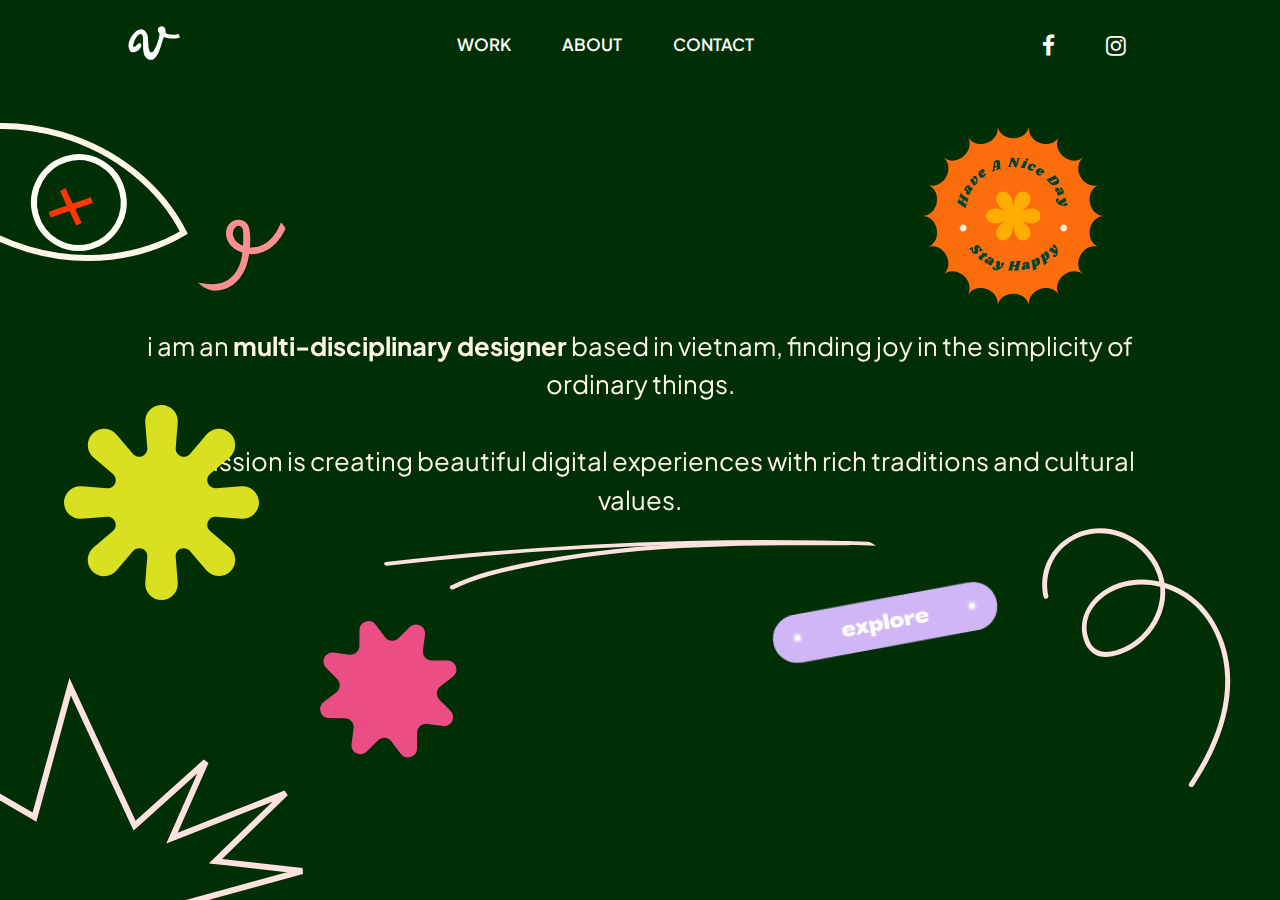
<file: index.html>
<!DOCTYPE html>
<html lang="en">

<head>
    <meta charset="UTF-8">
    <meta name="viewport" content="width=device-width, initial-scale=1.0">
    <title>the portfolio of vi nguyen</title>
    <link rel="stylesheet" type="text/css" href="style.css">
    <link rel="stylesheet" href="https://cdnjs.cloudflare.com/ajax/libs/font-awesome/4.7.0/css/font-awesome.min.css">
    <style>
        @import url('https://fonts.googleapis.com/css2?family=Crimson+Text:ital,wght@0,400;1,600&family=Plus+Jakarta+Sans:wght@400;500;600;700;800&display=swap');
    </style>
        
</head>

<body id="homepage">
    <div id="overlay"></div>
<header>
    <nav class="main-nav">
        <a href="index.html"> <img class="logo" src="Images/logo1.svg"> </a>
    <ul class="main-menu">
        <li><a class="sections-navbar" href="work.html">WORK</a></li>
        <li><a class="sections-navbar" href="about.html">ABOUT</a></li>
        <li><a class="sections-navbar" href="contact.html">CONTACT</a></li>
    </ul>
    <ul class="right-menu">
    <li>
        <a class="sections-navbar" href="https://www.facebook.com/profile.php?id=100090015505351" target="_blank">
            <i class="fa fa-facebook"></i>
        </a>
    </li>
    <li>
        <a class="sections-navbar" href="https://www.instagram.com/_vieber_/" target="_blank">
            <i class="fa fa-instagram"></i>
        </a>
    </li>
    </nav>
    <a class="sections-navbar" id="iconn" onclick="myFunction()">
        <i class="fa fa-bars"></i>
    </a>
</header>

<section class="herosection">
<p class="element">i am an <strong>multi-disciplinary designer</strong> based in vietnam, finding joy in the simplicity of ordinary things.
<br> <br>
    my passion is creating beautiful digital experiences with rich traditions and cultural values.</p>
</section>

<div id="container">

    <div class="draggable" id="draggable-elem1">
        <img src="Images/explore-icon.svg"> 
    </div>
     <div class="draggable" id="draggable-elem2">
        <img src="Images/happy-icon.svg"> 
    </div>
    <div class="draggable" id="draggable-elem3">
        <img src="Images/xoanhong.svg"> 
    </div>
    <div class="draggable" id="draggable-elem4">
        <img src="Images/hoaxanh.svg"> 
    </div>
    <div class="draggable" id="draggable-elem5">
        <img src="Images/hoahong.svg"> 
    </div>
    <div class="draggable" id="draggable-elem6">
        <img src="Images/xoantrang.svg"> 
    </div>
    <div class="draggable" id="draggable-elem7">
        <img src="Images/gachchan.svg"> 
    </div>

    <div class="draggable" id="draggable-elem8">
        <img src="Images/boom.svg"> 
    </div>
    <div class="draggable" id="draggable-elem9">
        <img src="Images/eyes.svg"> 
    </div>

</div>
<script src="script.js"></script>
</body>

</html>
</file>
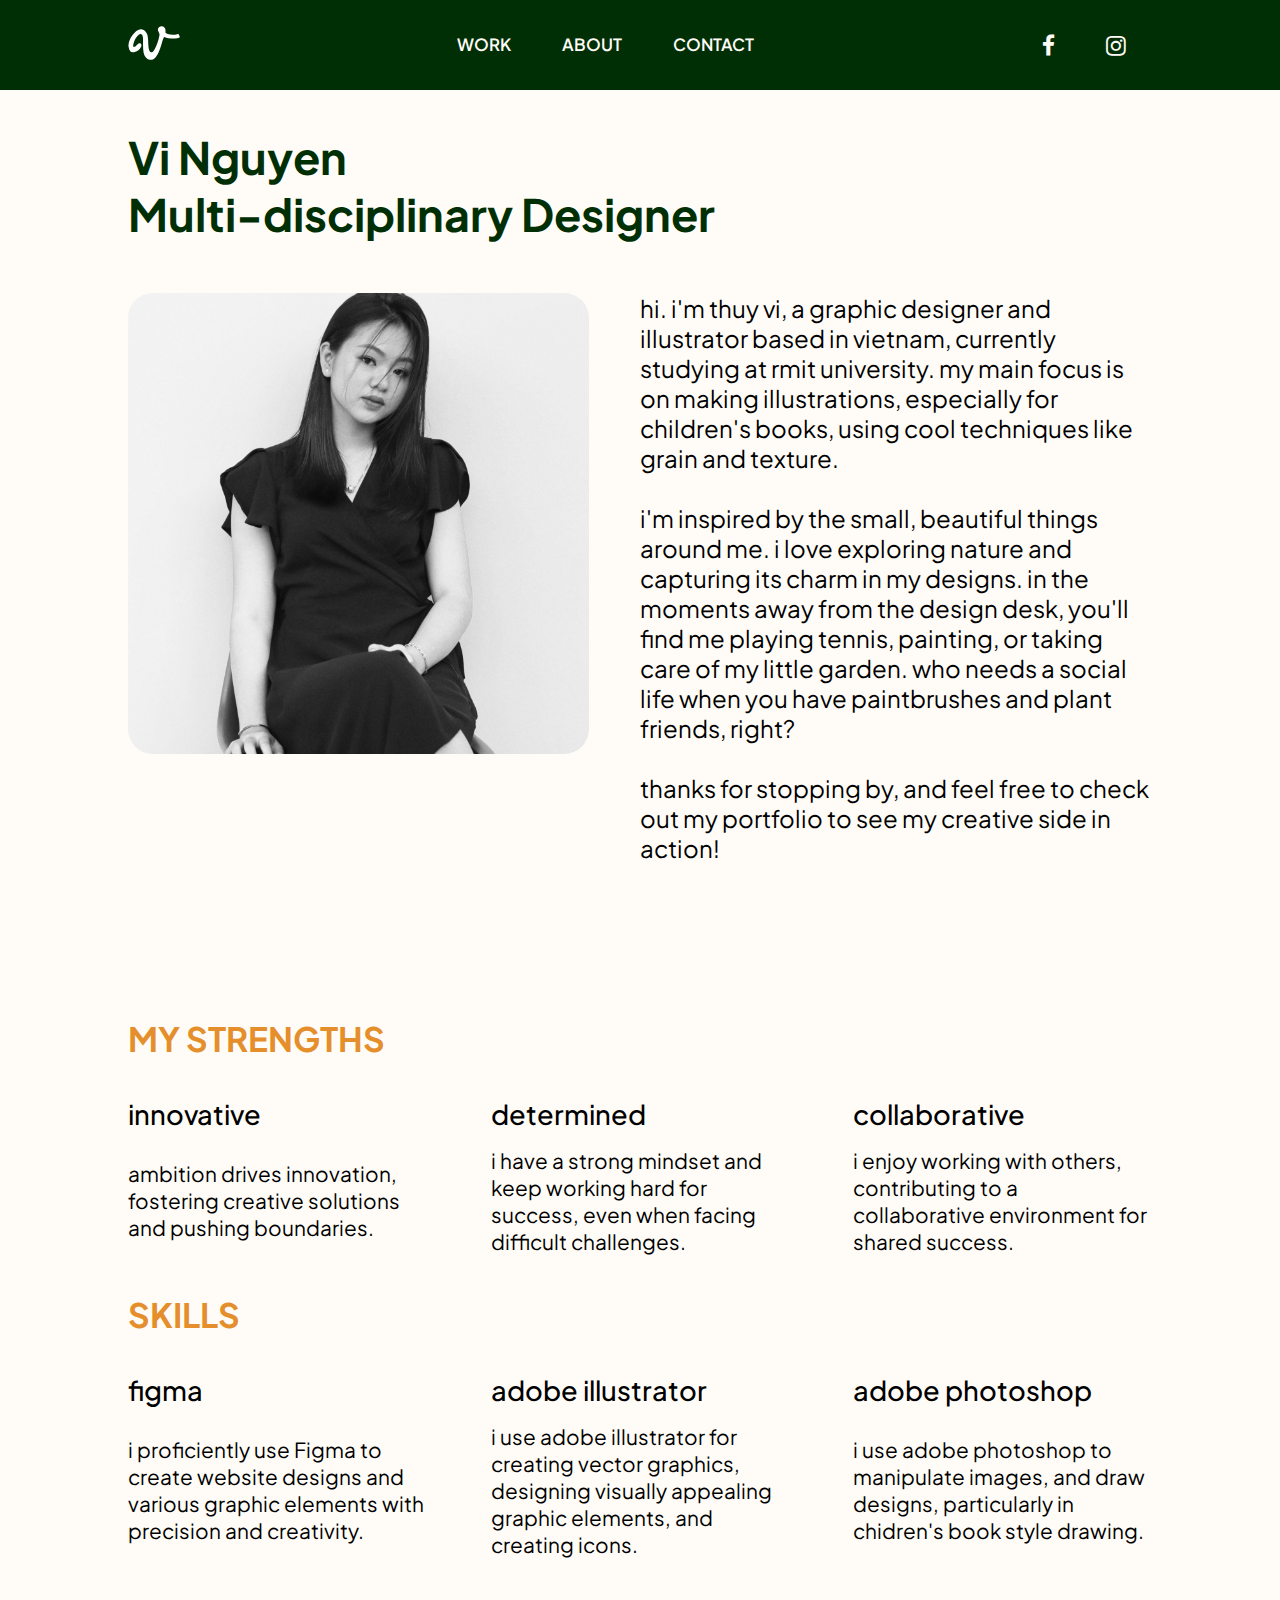
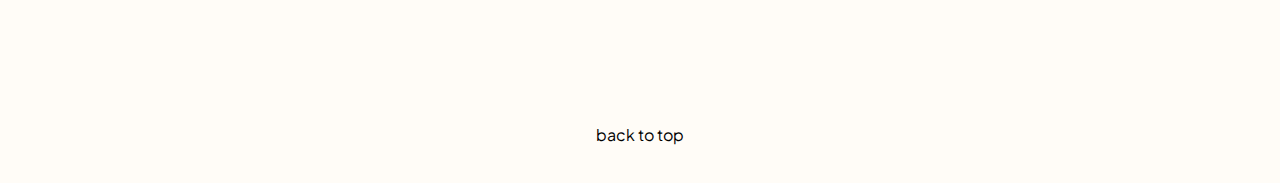
<file: about.html>
<!DOCTYPE html>
<html lang="en">

<head>
    <meta charset="UTF-8">
    <meta name="viewport" content="width=device-width, initial-scale=1.0">
    <title>about me</title>
    <link rel="stylesheet" type="text/css" href="style.css">
    <link rel="stylesheet" href="https://cdnjs.cloudflare.com/ajax/libs/font-awesome/4.7.0/css/font-awesome.min.css">
    <style>
        @import url('https://fonts.googleapis.com/css2?family=Crimson+Text:ital,wght@0,400;1,600&family=Plus+Jakarta+Sans:wght@400;500;600;700;800&display=swap');
    </style>

</head>

<body>
    <div id="overlay"></div>
    <header>
        <nav class="main-nav">
            <a href="index.html"> <img class="logo" src="Images/logo1.svg"> </a>
            <ul class="main-menu">
                <li><a class="sections-navbar" href="work.html">WORK</a></li>
                <li><a class="sections-navbar" href="about.html">ABOUT</a></li>
                <li><a class="sections-navbar" href="contact.html">CONTACT</a></li>
            </ul>
            <ul class="right-menu">
                <li>
                    <a class="sections-navbar" href="https://www.facebook.com/profile.php?id=100090015505351"
                        target="_blank">
                        <i class="fa fa-facebook"></i>
                    </a>
                </li>
                <li>
                    <a class="sections-navbar" href="https://www.instagram.com/_vieber_/" target="_blank">
                        <i class="fa fa-instagram"></i>
                    </a>
                </li>
        </nav>
        <a class="sections-navbar" id="iconn" onclick="myFunction()">
            <i class="fa fa-bars"></i>
        </a>
    </header>

    <script src="script.js"></script>

    <section>
        <h1>Vi Nguyen<br>Multi-disciplinary Designer</h1>
    </section>

    <div class="content-container" id="about1">
        <div><img class="aboutimages" src="Images/IMG_3556.jpg"></div>
        <div class="content-about" id="aboutpage">hi. i'm Thuy Vi, a graphic designer and illustrator based in Vietnam,
            currently studying at RMIT
            University. My main focus is on making illustrations, especially for children's books, using cool techniques
            like grain and texture.
            <br><br>
            i'm inspired by the small, beautiful things around me. I love exploring nature and capturing its charm in my
            designs. In the moments away from the design desk, you'll find me playing tennis, painting, or taking care
            of my little garden. Who needs a social life when you have paintbrushes and plant friends, right?
            <br><br>
            thanks for stopping by, and feel free to check out my portfolio to see my creative side in action!
        </div>
    </div>


    <div class="content-container" id="below-about">
        <div class="main-title">MY STRENGTHS</div>
        <!-- card1 -->
        <div id="row-one-about">
            <div class="card-about-title">
                <div class="content-main">innovative</div>
                <div class="content-strength">ambition drives innovation, fostering creative solutions and pushing
                    boundaries.</div>
            </div>

            <div class="card-about-title">
                <div class="content-main">determined</div>
                <div class="content-strength">i have a strong mindset and keep working hard for success, even when facing difficult challenges.</div>
            </div>

            <div class="card-about-title">
                <div class="content-main">collaborative</div>
                <div class="content-strength">i enjoy working with others, contributing to a collaborative environment
                    for shared success.</div>
            </div>

        </div>

        <div class="main-title">SKILLS</div>

        <div>
            <div id="row-one-about">
                <div class="card-about-title">
                    <div class="content-main">figma</div>
                    <div class="content-strength">i proficiently use Figma to create website designs and various
                        graphic elements with precision and creativity.
                    </div>
                </div>
                <div class="card-about-title">
                    <div class="content-main">adobe illustrator</div>
                    <div class="content-strength">i use adobe illustrator for creating vector graphics, designing
                        visually appealing graphic elements, and creating icons.</div>
                </div>

                <div class="card-about-title">
                    <div class="content-main">adobe photoshop</div>
                    <div class="content-strength">i use adobe photoshop to manipulate images, and draw designs,
                        particularly in chidren's book style drawing.</div>
                </div>
            </div>
        </div>

    </div>


    <a class="title-link" href="#top">
        <p class="back-to-top">back to top</p>
    </a>


</body>

</html>
</file>
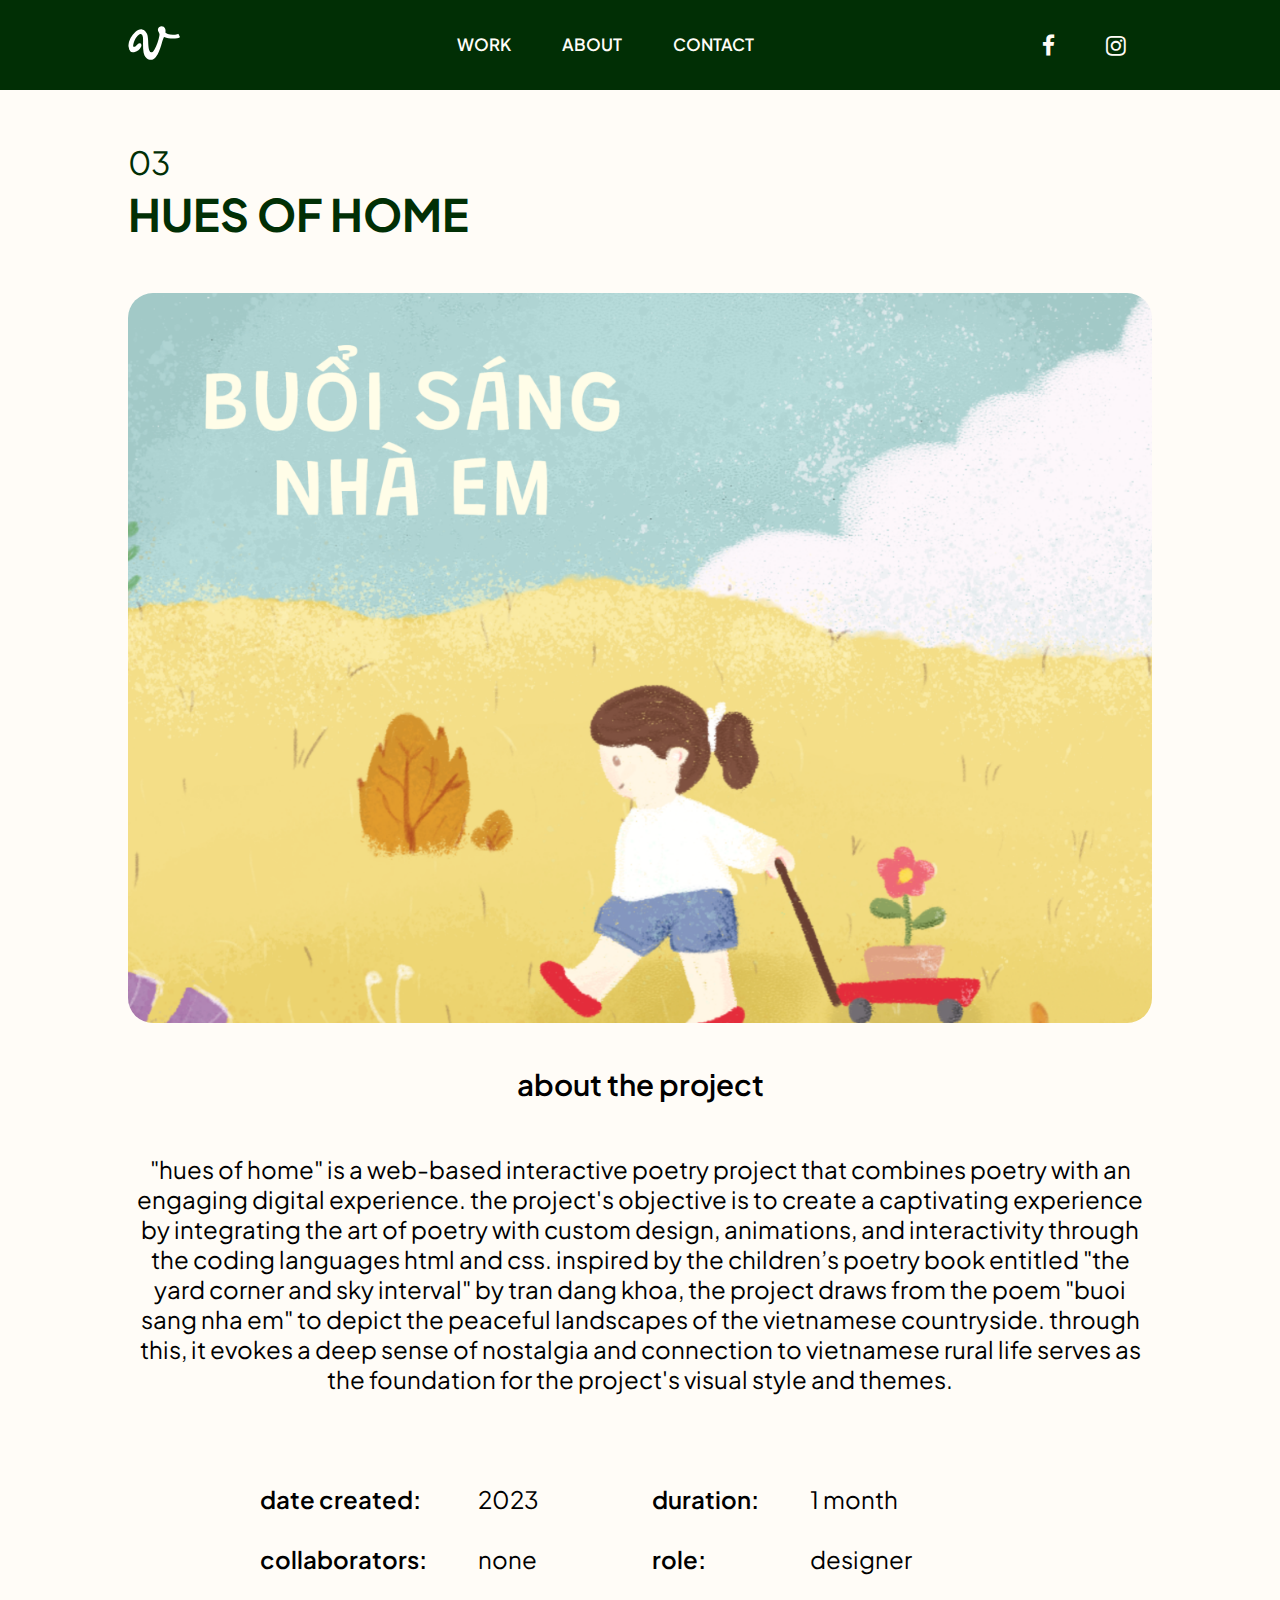
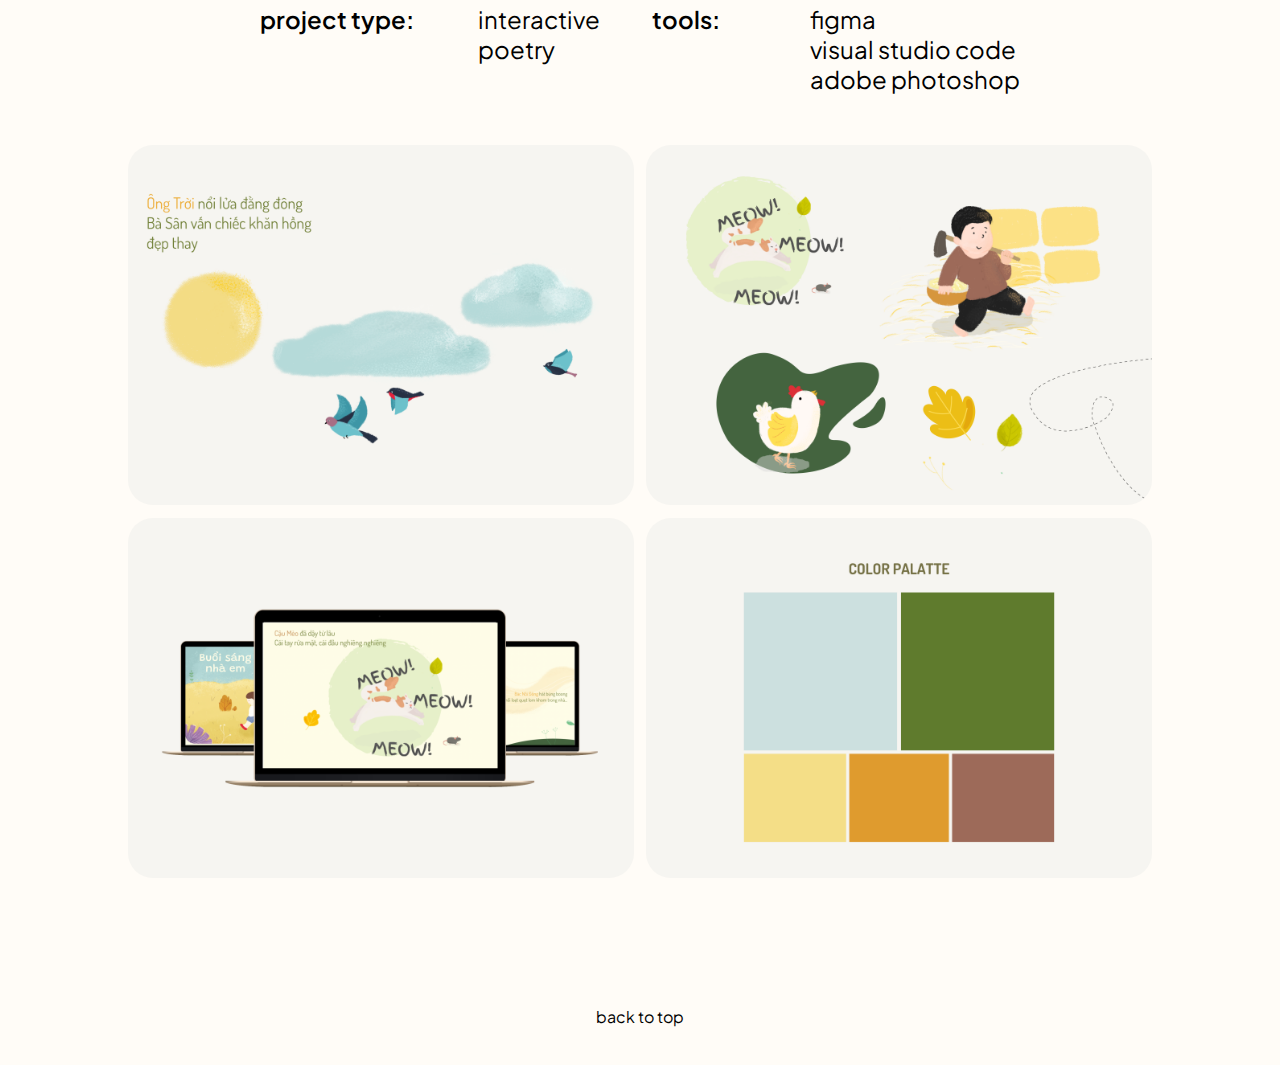
<file: huesofhome.html>
<!DOCTYPE html>
<html lang="en">

<head>
  <meta charset="UTF-8">
  <meta name="viewport" content="width=device-width, initial-scale=1.0">
  <title>hues of home</title>
  <link rel="stylesheet" type="text/css" href="style.css">
  <link rel="stylesheet" href="https://cdnjs.cloudflare.com/ajax/libs/font-awesome/4.7.0/css/font-awesome.min.css">
  <style>
    @import url('https://fonts.googleapis.com/css2?family=Crimson+Text:ital,wght@0,400;1,600&family=Plus+Jakarta+Sans:wght@400;500;600;700;800&display=swap');
  </style>

</head>

<body>
    <div id="overlay"></div>
    <header>
        <nav class="main-nav">
            <a href="index.html"> <img class="logo" src="Images/logo1.svg"> </a>
        <ul class="main-menu">
            <li><a class="sections-navbar" href="work.html">WORK</a></li>
            <li><a class="sections-navbar" href="about.html">ABOUT</a></li>
            <li><a class="sections-navbar" href="contact.html">CONTACT</a></li>
        </ul>
        <ul class="right-menu">
        <li>
            <a class="sections-navbar" href="https://www.facebook.com/profile.php?id=100090015505351" target="_blank">
                <i class="fa fa-facebook"></i>
            </a>
        </li>
        <li>
            <a class="sections-navbar" href="https://www.instagram.com/_vieber_/" target="_blank">
                <i class="fa fa-instagram"></i>
            </a>
        </li>
        </nav>
        <a class="sections-navbar" id="iconn" onclick="myFunction()">
            <i class="fa fa-bars"></i>
        </a>
    </header>
  <script src="script.js"></script>

<div>
<h1><span class="detail-number">03</span> <br>HUES OF HOME</h1>
</div>

<div class="content-container">

    <img class="thumbnail" src="Images/Project3-works.png">
    <div class="project-about">about the project</div>
    <div class="content-about">
        <p>"Hues of Home" is a web-based interactive poetry project that combines poetry with an engaging digital experience. The project's objective is to create a captivating experience by integrating the art of poetry with custom design, animations, and interactivity through the coding languages HTML and CSS.

            Inspired by the children’s poetry book entitled "The Yard Corner and Sky Interval" by Tran Dang Khoa, the project draws from the poem "Buoi Sang Nha Em" to depict the peaceful landscapes of the Vietnamese countryside. Through this, it evokes a deep sense of nostalgia and connection to Vietnamese rural life serves as the foundation for the project's visual style and themes. </p>
    </div>
   

<div>
<div class="credit">
<div class="column-left">
    <p>date created:<p><br>
    <p>collaborators:<p><br>
    <p>project type:</p><br>
</div>

<div class="column-right">
    <p>2023<p><br>
    <p>none<p><br>
    <p>interactive<br>poetry</p><br>
</div>
 
<div class="column-left">
    <p>duration:<p><br>
    <p>role:<p><br>
    <p>tools:</p><br>
</div>


<div class="column-right">
    <p>1 month<p><br>
    <p>designer<p><br>
    <p>figma<br>visual studio code<br>adobe photoshop</p>
</div>
</div>
<!-- Image -->
<div class="images">
    <img class="thumbnail" src="Images/Project3-1.png">
    <img class="thumbnail" src="Images/Project3-2.png">
    <img class="thumbnail" src="Images/Project3-3.png">
    <img class="thumbnail" src="Images/Project3-4.png">
</div>

<a class="title-link" href="#top"><p class="back-to-top">back to top</p></a>


</body>

</html>
</file>
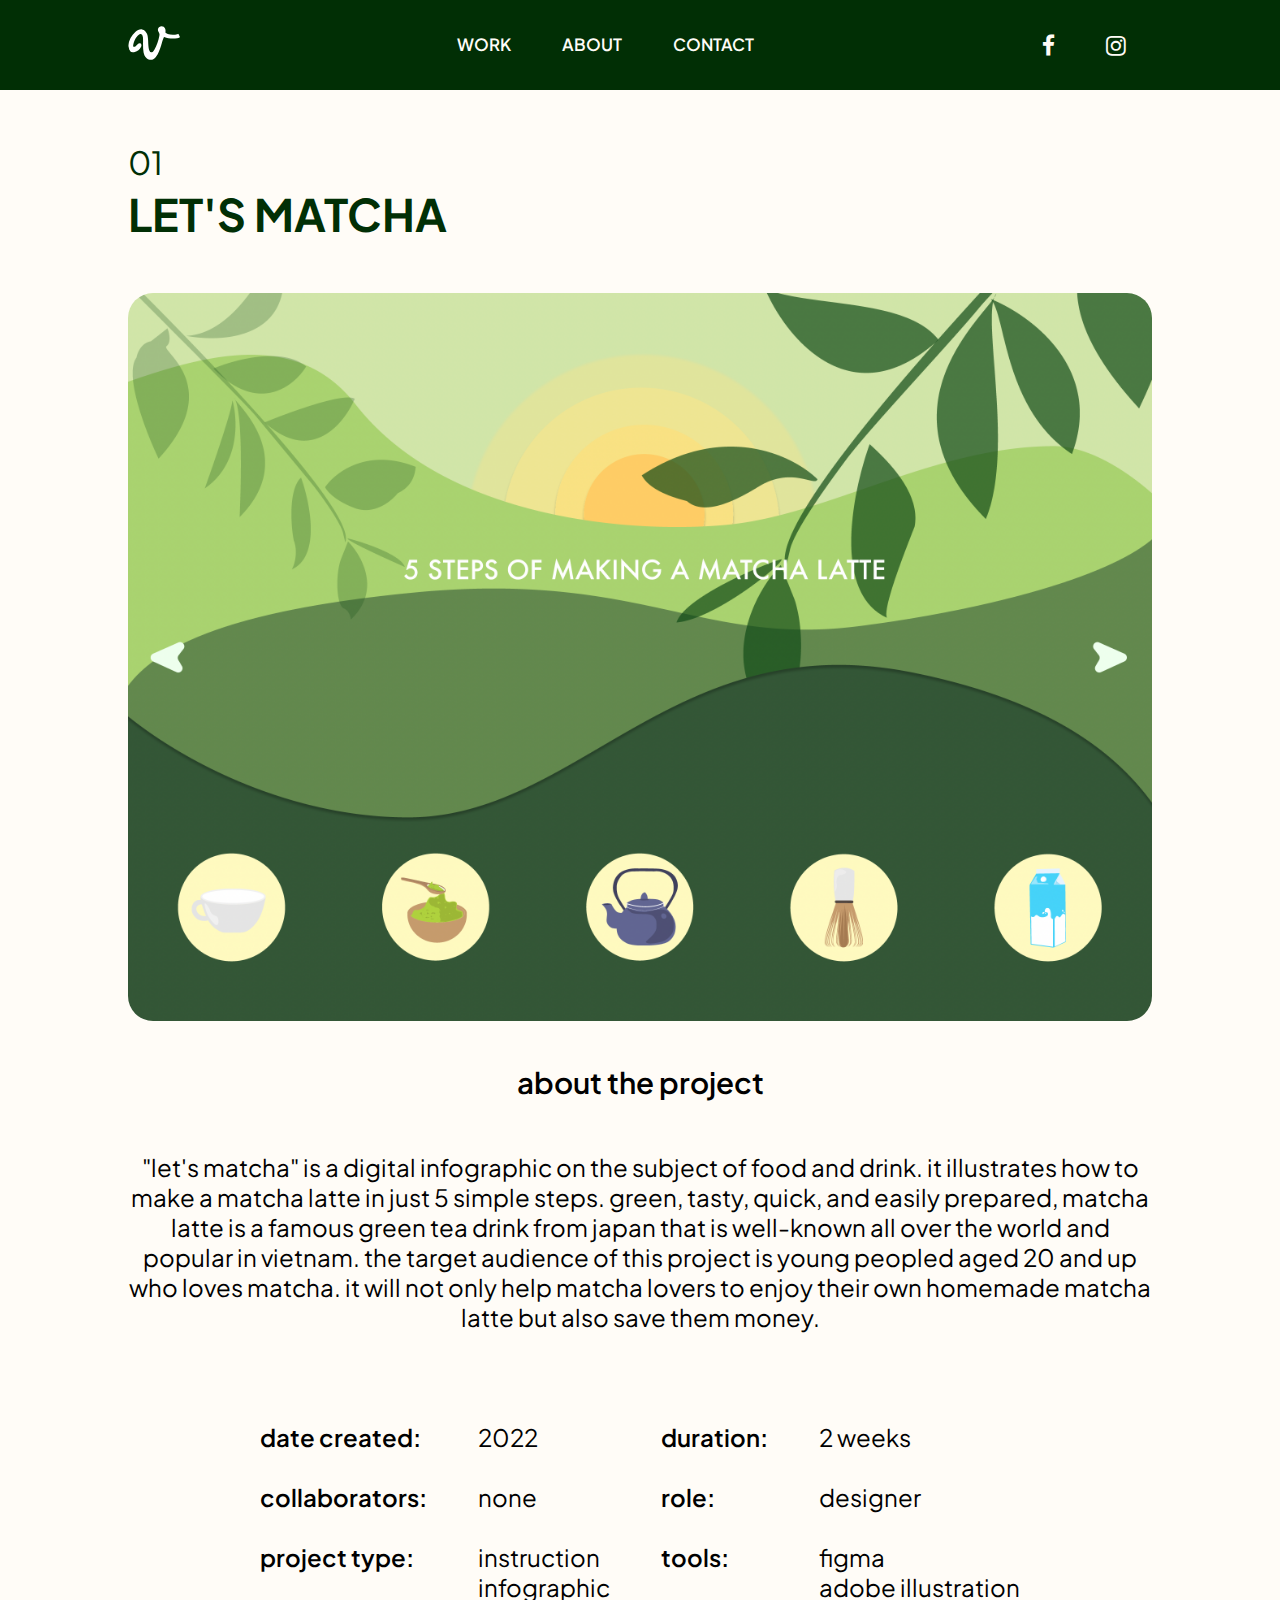
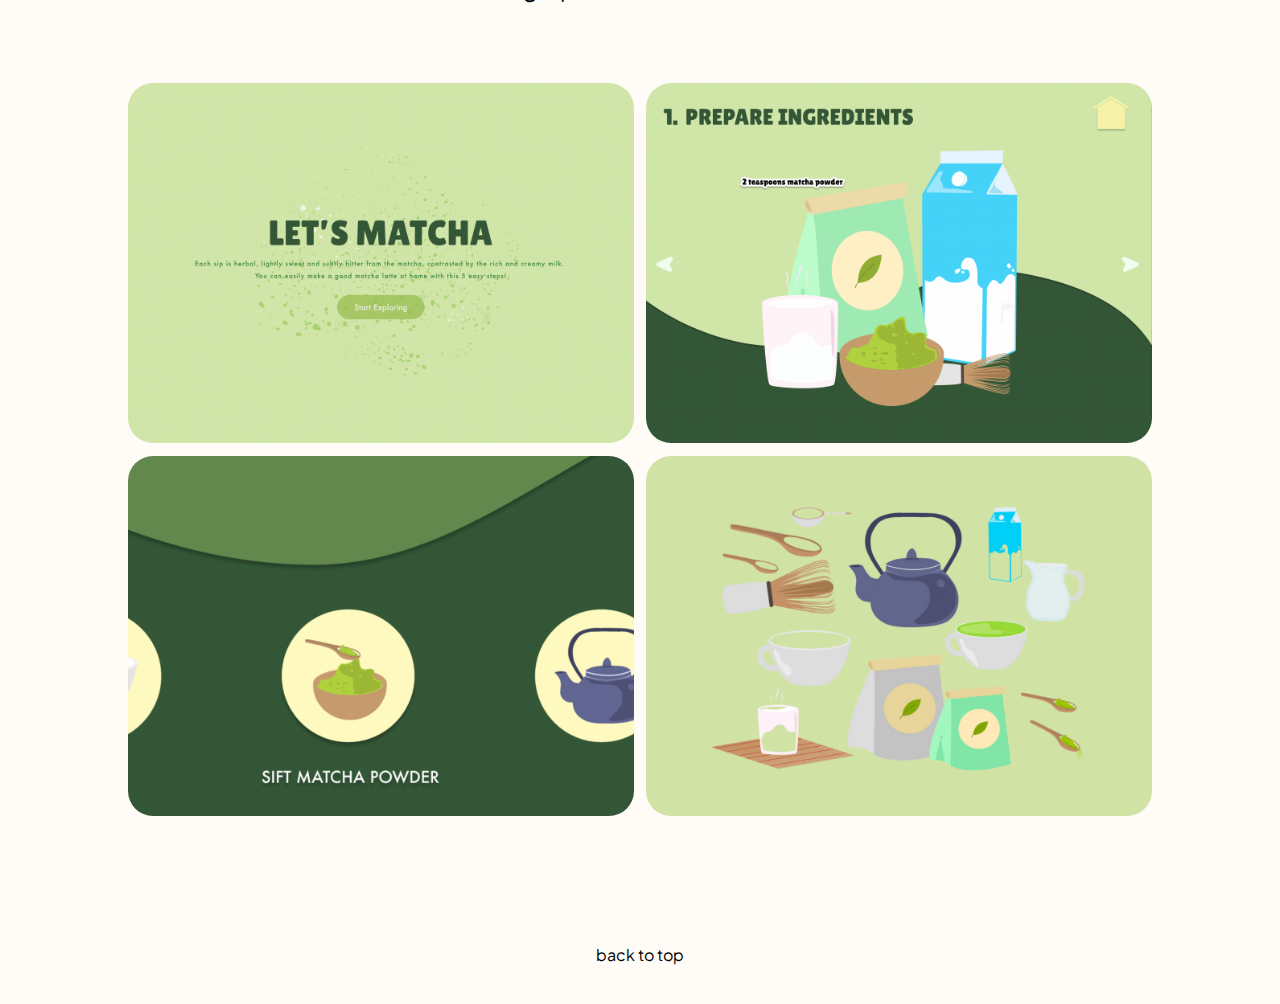
<file: letsmatcha.html>
<!DOCTYPE html>
<html lang="en">

<head>
    <meta charset="UTF-8">
    <meta name="viewport" content="width=device-width, initial-scale=1.0">
    <title>let's matcha</title>
    <link rel="stylesheet" type="text/css" href="style.css">
    <link rel="stylesheet" href="https://cdnjs.cloudflare.com/ajax/libs/font-awesome/4.7.0/css/font-awesome.min.css">
    <style>
        @import url('https://fonts.googleapis.com/css2?family=Crimson+Text:ital,wght@0,400;1,600&family=Plus+Jakarta+Sans:wght@400;500;600;700;800&display=swap');
    </style>

</head>

<body>
    <div id="overlay"></div>
    <header>
        <nav class="main-nav">
            <a href="index.html"> <img class="logo" src="Images/logo1.svg"> </a>
            <ul class="main-menu">
                <li><a class="sections-navbar" href="work.html">WORK</a></li>
                <li><a class="sections-navbar" href="about.html">ABOUT</a></li>
                <li><a class="sections-navbar" href="contact.html">CONTACT</a></li>
            </ul>
            <ul class="right-menu">
                <li>
                    <a class="sections-navbar" href="https://www.facebook.com/profile.php?id=100090015505351"
                        target="_blank">
                        <i class="fa fa-facebook"></i>
                    </a>
                </li>
                <li>
                    <a class="sections-navbar" href="https://www.instagram.com/_vieber_/" target="_blank">
                        <i class="fa fa-instagram"></i>
                    </a>
                </li>
        </nav>
        <a class="sections-navbar" id="iconn" onclick="myFunction()">
            <i class="fa fa-bars"></i>
        </a>
    </header>
    <script src="script.js"></script>

    <div>
        <h1><span class="detail-number">01</span> <br>LET'S MATCHA</h1>
    </div>

    <div class="content-container">

        <img class="thumbnail" src="Images/Project1-thumbnail.png">
        <div class="project-about">about the project</div>
        <div class="content-about">
            <p>"Let's Matcha" is a digital infographic on the subject of Food and Drink. It illustrates how to make a
                matcha latte in just 5 simple steps. Green, tasty, quick, and easily prepared, matcha latte is a famous
                green tea drink from Japan that is well-known all over the world and popular in Vietnam. The target
                audience of this project is young peopled aged 20 and up who loves matcha. It will not only help matcha
                lovers to enjoy their own homemade matcha latte but also save them money.</p>
        </div>


        <div>
            <div class="credit">
                <div class="column-left">
                    <p>date created:
                    <p><br>
                    <p>collaborators:
                    <p><br>
                    <p>project type:</p><br>
                </div>

                <div class="column-right">
                    <p>2022
                    <p><br>
                    <p>none
                    <p><br>
                    <p>instruction<br>infographic</p><br>
                </div>

                <div class="column-left">
                    <p>duration:
                    <p><br>
                    <p>role:
                    <p><br>
                    <p>tools:</p><br>
                </div>


                <div class="column-right">
                    <p>2 weeks
                    <p><br>
                    <p>designer
                    <p><br>
                    <p>figma<br>adobe illustration</p>
                </div>
            </div>
            <!-- Image -->
            <div class="images">
                <img class="thumbnail" src="Images/Project-1-1.png">
                <img class="thumbnail" src="Images/Project1-2.png">
                <img class="thumbnail" src="Images/Project1-3.png">
                <img class="thumbnail" src="Images/Project1-4.png">
            </div>

            <a class="title-link" href="#top">
                <p class="back-to-top">back to top</p>
            </a>


</body>

</html>
</file>
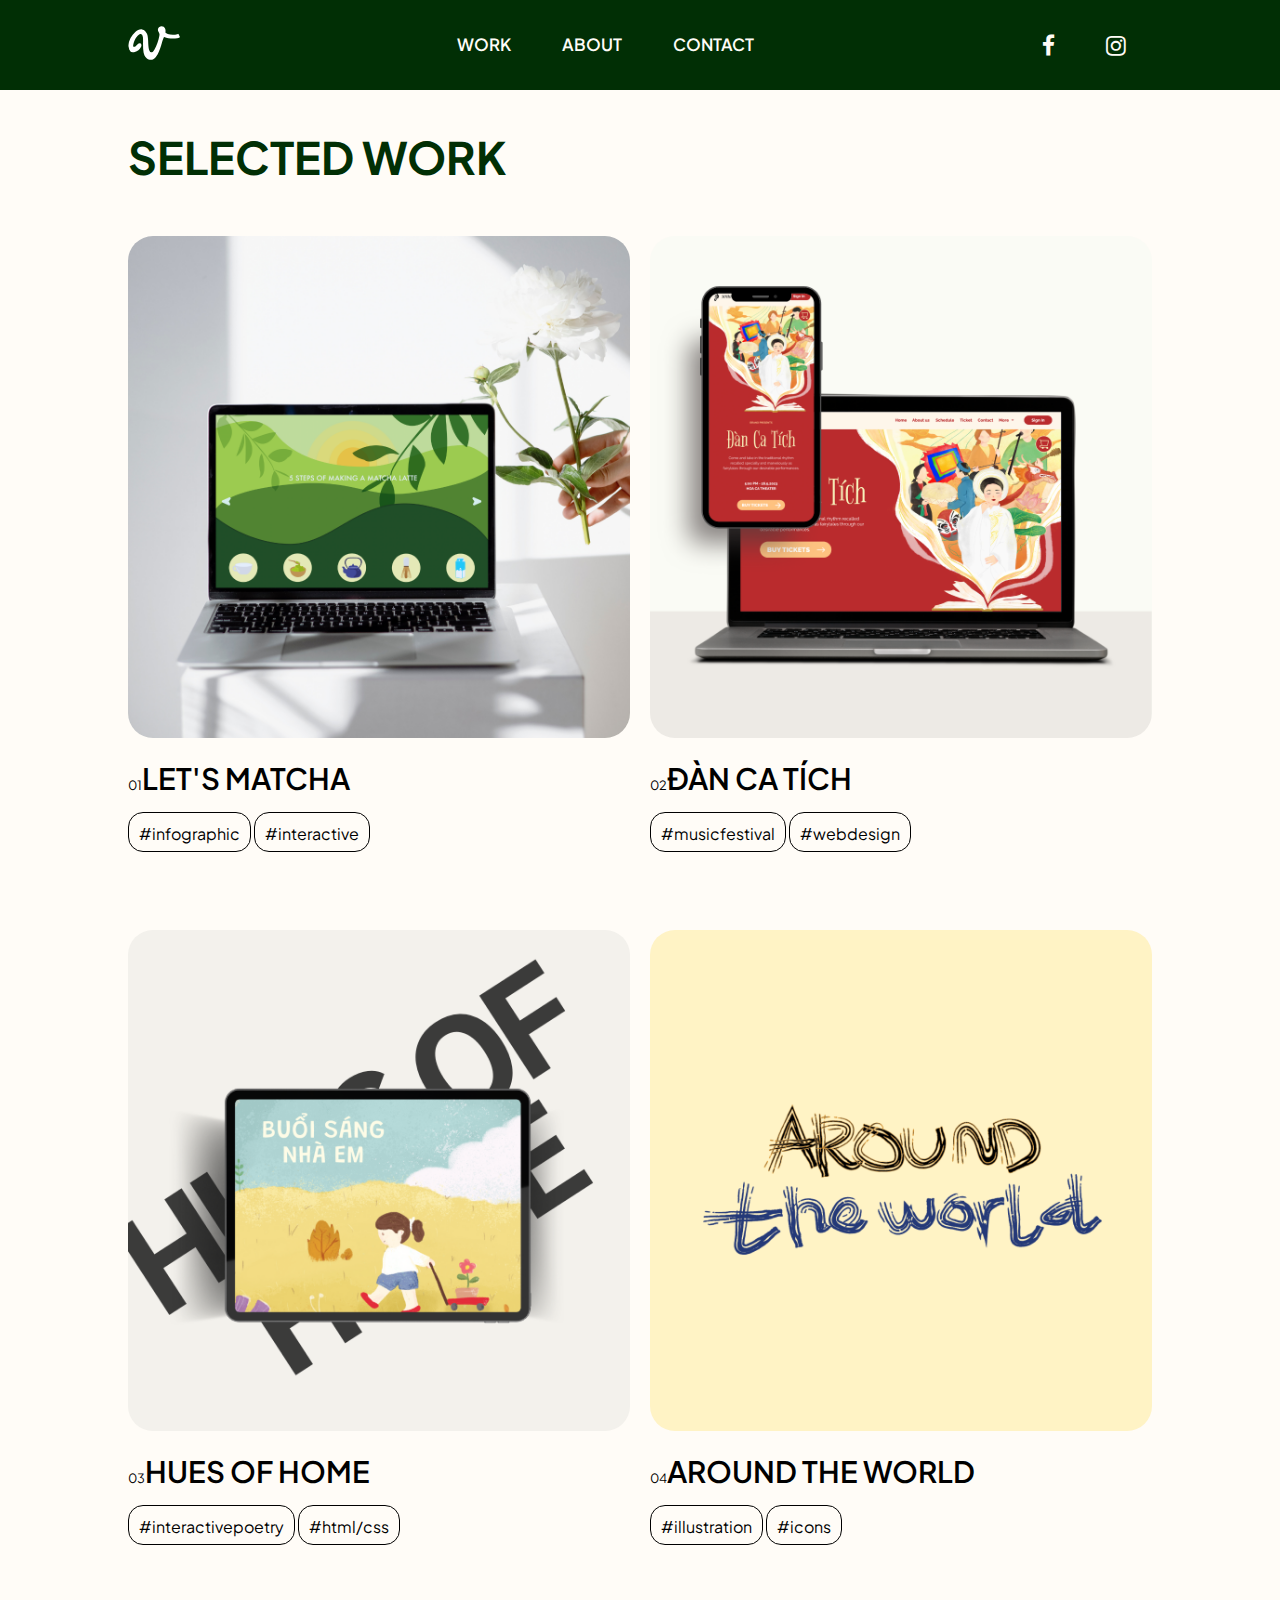
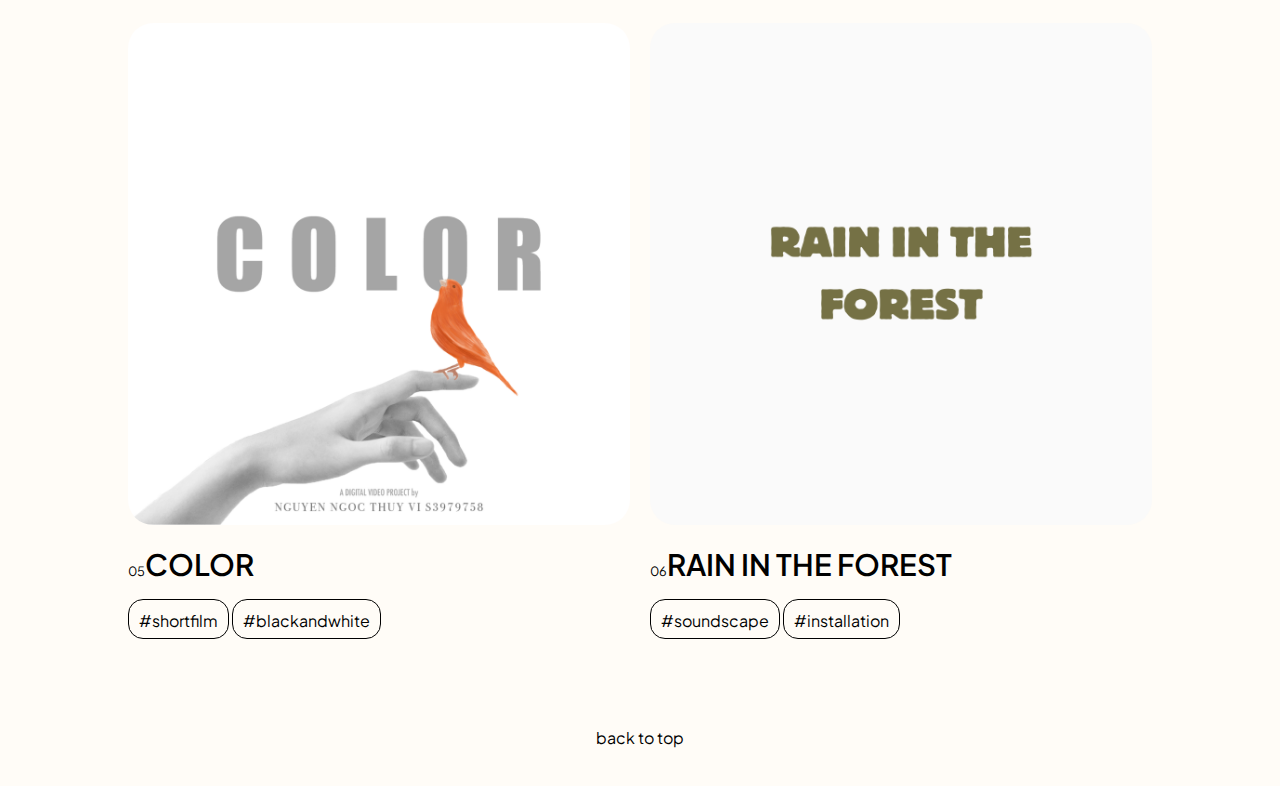
<file: work.html>
<!DOCTYPE html>
<html lang="en">

<head>
  <meta charset="UTF-8">
  <meta name="viewport" content="width=device-width, initial-scale=1.0">
  <title>the works</title>
  <link rel="stylesheet" type="text/css" href="style.css">
  <link rel="stylesheet" href="https://cdnjs.cloudflare.com/ajax/libs/font-awesome/4.7.0/css/font-awesome.min.css">
  <style>
    @import url('https://fonts.googleapis.com/css2?family=Crimson+Text:ital,wght@0,400;1,600&family=Plus+Jakarta+Sans:wght@400;500;600;700;800&display=swap');
  </style>

</head>

<body>
  <div id="overlay"></div>
  <div id="overlay"></div>
  <header>
    <nav class="main-nav">
      <a href="index.html"> <img class="logo" src="Images/logo1.svg"> </a>
      <ul class="main-menu">
        <li><a class="sections-navbar" href="work.html">WORK</a></li>
        <li><a class="sections-navbar" href="about.html">ABOUT</a></li>
        <li><a class="sections-navbar" href="contact.html">CONTACT</a></li>
      </ul>
      <ul class="right-menu">
        <li>
          <a class="sections-navbar" href="https://www.facebook.com/profile.php?id=100090015505351" target="_blank">
            <i class="fa fa-facebook"></i>
          </a>
        </li>
        <li>
          <a class="sections-navbar" href="https://www.instagram.com/_vieber_/" target="_blank">
            <i class="fa fa-instagram"></i>
          </a>
        </li>
    </nav>
    <a class="sections-navbar" id="iconn" onclick="myFunction()">
      <i class="fa fa-bars"></i>
    </a>
  </header>

  <script src="script.js"></script>

  <section>
    <h1>SELECTED WORK</h1>
  </section>

  <!-- Project 1 -->

  <div class="works">

    <div class="projects" id="project-one">
      <div class="project-images">
        <img class="workimages" src="Images/Project-1.png">
      </div>
      <a class="title-link" href="letsmatcha.html">
        <div class="project-names"><span class="number">01</span>LET'S MATCHA</div>
      </a>
      <div class="hashtag-box">
        <div class="hashtags">#infographic</div>
        <div class="hashtags">#interactive</div>
      </div>
    </div>
    <!-- Project 2-->
    <div class="projects" id="project-two">
      <div class="project-images">
        <img class="workimages" src="Images/Project2-Works.png">
      </div>
      <a class="title-link" href="dancatich.html">
        <div class="project-names"><span class="number">02</span>ĐÀN CA TÍCH</div>
      </a>
      <div class="hashtag-box">
        <div class="hashtags">#musicfestival</div>
        <div class="hashtags">#webdesign</div>
      </div>
    </div>
    <!-- Project 3 -->
    <div class="projects" id="project-three">
      <div class="project-images">
        <img class="workimages" src="Images/Project3-works-thumbnail.png">
      </div>
      <a class="title-link" href="huesofhome.html">
        <div class="project-names"><span class="number">03</span>HUES OF HOME</div>
      </a>
      <div class="hashtag-box">
        <div class="hashtags">#interactivepoetry</div>
        <div class="hashtags">#html/css</div>
      </div>
    </div>
    <!-- Project 4-->
    <div class="projects" id="project-four">
      <div class="project-images">
        <img class="workimages" src="Images/Project4-works-thumbnail.png">
      </div>
      <a class="title-link" href="aroundtheworld.html">
        <div class="project-names"><span class="number">04</span>AROUND THE WORLD</div>
      </a>
      <div class="hashtag-box">
        <div class="hashtags">#illustration</div>
        <div class="hashtags">#icons</div>
      </div>
    </div>
    <!-- Project 5 -->
    <div class="projects" id="project-five">
      <div class="project-images">
        <img class="workimages" src="Images/Project5-works.png">
      </div>
      <a class="title-link" href="color.html">
        <div class="project-names"><span class="number">05</span>COLOR</div>
      </a>
      <div class="hashtag-box">
        <div class="hashtags">#shortfilm</div>
        <div class="hashtags">#blackandwhite</div>
      </div>
    </div>
    <!-- Project 6 -->
    <div class="projects" id="project-six">
      <div class="project-images">
        <img class="workimages" src="Images/Project6-works.png">
      </div>
      <a class="title-link" href="soundscape.html">
        <div class="project-names"><span class="number">06</span>RAIN IN THE FOREST</div>
      </a>
      <div class="hashtag-box">
        <div class="hashtags">#soundscape</div>
        <div class="hashtags">#installation</div>
      </div>
    </div>
  </div>

  </div>


  <a class="title-link" href="#top">
    <p class="back-to-top">back to top</p>
  </a>
</body>

</html>
</file>
<file: style.css>
* {
    box-sizing: border-box;
    margin: 0;
    padding: 0;
}

html {
    scroll-behavior: smooth;
}

body#homepage {
    background-color: #012F05;
    font-family: 'Plus Jakarta Sans', sans-serif;
}

body {
    background-color: #FFFCF7;
    font-family: 'Plus Jakarta Sans', sans-serif;
}

body {
    ::selection {
        background: #012F05;
        color: #FFFCF7
    }
}

#overlay {
    display: none;
    position: fixed;
    top: 0;
    left: 0;
    width: 100%;
    height: 100%;
    background-color: #012F05;
    /* Adjust the background color and opacity as needed */
    z-index: 999;
    /* Make sure it's above other elements */
}

/*********** NAVBAR *********************/
.sections-navbar {
    text-decoration: none;
    color: #FFFCF7;
}

#iconn {
    display: none
}

ul {
    list-style: none;
}

header {
    font-family: 'Plus Jakarta Sans', sans-serif;
    position: fixed;
    width: 100%;
    margin: auto;
    z-index: 1000;
}

.main-nav {
    display: flex;
    align-items: center;
    justify-content: space-between;
    flex-direction: row;
    height: 7vw;
    padding: 0 10vw;
    font-size: 1.05rem;
    font-weight: 600;
    background-color: #012F05;
}

.right-menu {
    font-size: 1.8vw;
}

.main-nav .logo {
    width: 80%;
    height: auto;
}

.main-nav ul {
    display: flex
}

.main-nav ul li {
    padding: 0 2vw;
}

.main-nav ul li a:hover {
    color: #E80E5B;
}

/***********HERO SECTION *********************/
.herosection {
    width: 80%;
    margin: auto;
    text-align: center;
    font-size: 1.6rem;
    color: #FFF6E6;
    line-height: 1.5;
    position: fixed;
    top: 47%;
    left: 50%;
    transform: translate(-50%, -50%);
}

/***********DRAGGABLE ELEMENTS *********************/
#container {
    position: relative;
}

.draggable {
    position: absolute;
    cursor: move;
}

#draggable-elem1 {
    position: fixed;
    transform: rotate(-10deg);
    left: 60%;
    top: 63%;
}

#draggable-elem2 {
    position: fixed;
    left: 72%;
    top: 14%;
    animation-name: spin;
    animation-duration: 5000ms;
    animation-iteration-count: infinite;
    animation-timing-function: linear;
}

@keyframes spin {
    from {
        transform: rotate(0deg);
    }

    to {
        transform: rotate(360deg);
    }
}

.herosection {
    ::selection {
        background: #E80E5B;
        color: black
    }
}

#draggable-elem3 {
    position: fixed;
    left: 15%;
    top: 24%;
}

#draggable-elem4 {
    position: fixed;
    left: 5%;
    top: 45%;
    animation-name: spin-green;
    animation-duration: 7000ms;
    animation-iteration-count: infinite;
    animation-timing-function: linear;
    animation-direction: reverse;
}

@keyframes spin-green {
    from {
        transform: rotate(0deg);
    }

    to {
        transform: rotate(360deg);
    }
}

#draggable-elem5 {
    position: fixed;
    left: 25%;
    top: 69%;
}

#draggable-elem6 {
    position: fixed;
    left: 80%;
    top: 55%;
}

#draggable-elem7 {
    position: fixed;
    left: 30%;
    top: 60%;
}

#draggable-elem8 {
    position: fixed;
    left: -11%;
    bottom: -22%;
}

#draggable-elem9 {
    position: fixed;
    left: -9%;
    top: 10%;
}



/*********** WORK PAGE *********************/
h1 {
    width: 80%;
    height: auto;
    margin: auto;
    padding-top: 10vw;
    margin-bottom: 4vw;
    font-size: 2.8rem;
    color: #012F05;
}

/* .projects{
    position: relative;
    display: flex;
    flex-direction: column;
    justify-content: space-between;} */

.works {
    position: relative;
    display: grid;
    width: 80%;
    margin: auto;
    grid-template-columns: repeat(2, 1fr);
    grid-gap: 2%;
}

.hashtags {
    box-sizing: border-box;
    display: inline-block;
    height: 40px;
    width: auto;
    border: 1px solid #000;
    text-align: center;
    padding: 10px;
    border-radius: 15px;
    margin-bottom: 3vw;
}

img {
    max-width: 100%;
    height: auto;
    border-radius: 25px;
}

.workimages {
    margin-bottom: 1.3vw;
}

.title-link {
    text-decoration: none;
    color: black;
}

.title-link:hover {
    text-decoration-line: underline;
}

.project-names {
    margin-bottom: 1.2vw;
    font-size: 2.3vw;
    font-weight: 600;
}

.number {
    margin-bottom: 0.9vw;
    font-size: 1vw;
    font-weight: 400;
}


/*********** PROJECT DETAIL *********************/

.images {
    display: grid;
    grid-template-columns: repeat(2, 1fr);
    gap: 1vw;
    width: 100%;
    height: 100%;
    object-fit: cover;
}

.workimages {
    transition: transform 0.3s ease-in-out;
}

.workimages:hover {
    transform: scale(1.05);
}

.detail-number {
    font-weight: 400;
    font-size: 2rem;
}

.content-container {
    width: 80%;
    margin: auto
}

.project-about {
    padding: 3vw 0 4vw 0;
    font-size: 2.3vw;
    font-weight: 600;
    text-align: center;
}

.credit {
    display: flex;
    flex-direction: row;
    justify-content: center;
    font-size: 1.5rem;
    gap: 4vw;
    padding: 3vw 0 4vw 0;
}

/***********ABOUT PAGE *********************/
.column-left {
    font-weight: 600;
}

#row-one-about {
    display: grid;
    grid-template-columns: repeat(3, 1fr);
    gap: 5vw;
}

.content-about {
    font-size: 1.5rem;
    line-height: normal;
    text-align: center;
    text-transform: lowercase;
    padding-bottom: 4vw;
}

.back-to-top {
    margin: 10vw 0 3vw 0;
    text-align: center;
}

#color {
    color: #E80E5B
}


#aboutpage {
    text-align: left;
}

#about1 {
    display: grid;
    grid-template-columns: 50% 50%;
}

.aboutimages {
    width: 90%;
}

#about1 {
    margin-bottom: 8vw;
}

#below-about {
    display: flex;
    flex-direction: column;
}

.main-title {
    font-size: 2.1rem;
    color: #E48F2B;
    font-weight: 700;
    margin-bottom: 3vw;
}

.content-main {
    font-size: 1.7rem;
    font-weight: 500;
}

.card-about-title {
    display: grid;
    gap: 1.2vw;
}

.content-strength {
    font-size: 1.3rem;
    font-style: normal;
    font-weight: 400;
    margin-bottom: 3vw;
}


/*********** CONTACT PAGE *********************/
#contact-fill {
    font-size: 1.3rem;
    line-height: normal;
    text-transform: lowercase;
    padding-bottom: 4vw;
    text-align: left;
    width: 75%;
}

.contact-form-text {
    font-size: 1.3rem;
    font-weight: 400;
}

input[type=text],
select,
textarea {
    width: 100%;
    padding: 1rem;
    border: 0.07rem solid #838383;
    background-color: transparent;
    border-radius: 0.5rem;
    box-sizing: border-box;
    margin-top: 1rem;
    margin-bottom: 1.4rem;
    resize: vertical
}

input[type=submit] {
    font-family: 'Plus Jakarta Sans', sans-serif;
    background-color: #012F05;
    color: white;
    margin-top: 3rem;
    padding: 0.6rem 3rem;
    border: none;
    border-radius: 18px;
    cursor: pointer;
}

input[type=submit]:hover {
    background-color: #0A5612;
}


/* Tablet devices */
@media screen and (max-width: 768px) {

    /* Home Page Tablet */
    .main-nav {
        height: 9vw;
        padding: 0 4vw;
        font-size: 0.875rem;
        background-color: #012F05;
    }

    .right-menu {
        font-size: 1.49075rem;
    }

    .main-nav .logo {
        width: 2.625rem;
        height: auto;
    }

    /***********HERO SECTION *********************/
    .herosection {
        width: 85%;
        margin: auto;
        text-align: center;
        font-size: 1.5rem;
        color: #FFF6E6;
        line-height: 1.5;
        position: fixed;
        line-height: 2.5625rem;
        top: 47%;
        left: 50%;
        transform: translate(-50%, -50%);
    }

    /***********DRAGGABLE ELEMENTS *********************/

    #draggable-elem1 {
        position: fixed;
        transform: rotate(-10deg);
        left: 60%;
        top: 60%;
    }

    #draggable-elem2 {
        position: fixed;
        left: 72%;
        top: 17%;
        animation-name: spin;
        animation-duration: 5000ms;
        animation-iteration-count: infinite;
        animation-timing-function: linear;
    }

    @keyframes spin {
        from {
            transform: rotate(0deg);
        }

        to {
            transform: rotate(360deg);
        }
    }

    .herosection {
        ::selection {
            background: #E80E5B;
            color: black
        }
    }

    #draggable-elem3 {
        position: fixed;
        left: 24%;
        top: 24%;
    }

    #draggable-elem4 {
        width: 25%;
        height: auto;
        position: fixed;
        left: 5%;
        top: 55%;
        animation-name: spin-green;
        animation-duration: 7000ms;
        animation-iteration-count: infinite;
        animation-timing-function: linear;
        animation-direction: reverse;
    }

    @keyframes spin-green {
        from {
            transform: rotate(0deg);
        }

        to {
            transform: rotate(360deg);
        }
    }

    #draggable-elem5 {
        position: fixed;
        left: 49%;
        top: 75%;

    }

    #draggable-elem6 {
        width: 30%;
        height: auto;
        position: fixed;
        left: 69%;
        top: 74%;
    }

    #draggable-elem7 {
        position: fixed;
        left: 19%;
        top: 58%;
        z-index: -1;
        width: 60%;
        height: auto;
    }

    #draggable-elem8 {
        position: fixed;
        left: -15%;
        bottom: -18%;
    }


    #draggable-elem9 {
        position: fixed;
        left: -18%;
        top: 10%;
    }

    /*********** WORK PAGE *********************/
    h1 {
        width: 90%;
        height: auto;
        margin: auto;
        padding-top: 14vw;
        margin-bottom: 4vw;
        font-size: 1.875rem;
        color: #012F05;
    }

    .works {
        position: relative;
        display: grid;
        width: 90%;
        margin: auto;
        grid-template-columns: repeat(2, 1fr);
        grid-gap: 2%;
    }

    .hashtags {
        box-sizing: border-box;
        display: inline-block;
        height: 40px;
        width: auto;
        border: 1px solid #000;
        text-align: center;
        padding: 10px;
        border-radius: 1.25rem;
        margin-bottom: 3vw;
        font-size: 1rem;
    }

    .workimages {
        margin-bottom: 1.3vw;
    }

    .title-link {
        text-decoration: none;
        color: black;
    }

    .title-link:hover {
        text-decoration-line: underline;
    }

    .project-names {
        margin-bottom: 1.2vw;
        font-size: 1.5rem;
        font-weight: 600;
    }

    .number {
        margin-bottom: 0.9vw;
        font-size: 0.8125rem;
        font-weight: 400;
    }

    /***********ABOUT PAGE *********************/
    .content-container {
        width: 90%;
        margin: auto;
    }

    .content-about {
        font-size: 1rem;
        line-height: normal;
        text-align: center;
        text-transform: lowercase;
        padding-bottom: 4vw;
    }

    #row-one-about {
        display: grid;
        grid-template-columns: repeat(3, 1fr);
        gap: 10vw;
    }

    .back-to-top {
        margin: 10vw 0 3vw 0;
        text-align: center;
    }


    #about1 {
        display: grid;
        grid-template-columns: 50% 50%;
        gap: 1rem;
    }

    .aboutimages {
        width: 100%;
    }

    #about1 {
        margin-bottom: 1rem;
    }

    #below-about {
        display: flex;
        flex-direction: column;
    }

    .main-title {
        font-size: 1.25rem;
        color: #E48F2B;
        font-weight: 700;
        margin-bottom: 3vw;
    }

    .content-main {
        font-size: 1rem;
        font-weight: 500;
    }

    .card-about-title {
        display: grid;
        gap: 1.7vw;
    }

    .content-strength {
        font-size: 0.75rem;
        font-style: normal;
        font-weight: 400;
        margin-bottom: 4vw;
    }

    /*********** CONTACT PAGE *********************/
    input[type=text],
    select,
    textarea {
        width: 100%;
        padding: 0.8rem;
        border: 0.07rem solid #838383;
        background-color: transparent;
        border-radius: 0.5rem;
        box-sizing: border-box;
        margin-top: 0.6rem;
        margin-bottom: 1.6rem;
        resize: vertical
    }

    input[type=submit] {
        font-family: 'Plus Jakarta Sans', sans-serif;
        background-color: #012F05;
        color: white;
        margin-top: 1.5rem;
        padding: 0.6rem 3rem;
        border: none;
        border-radius: 18px;
        cursor: pointer;
    }

    #contact-fill {
        font-size: 1rem;
        line-height: normal;
        text-transform: lowercase;
        padding-bottom: 2.5rem;
        text-align: left;
        width: 100%;
    }

    .contact-form-text {
        font-size: 0.875rem;
        font-weight: 400;
    }

    /*********** PROJECT DETAIL *********************/

    .images {
        display: grid;
        grid-template-columns: repeat(2, 1fr);
        gap: 1vw;
    }

    .detail-number {
        font-weight: 400;
        font-size: 1rem;
    }

    .content-container {
        width: 90%;
        margin: auto
    }

    .project-about {
        padding: 3vw 0 4vw 0;
        font-size: 1.5rem;
        font-weight: 600;
        text-align: center;
    }

    .credit {
        display: flex;
        flex-direction: row;
        justify-content: center;
        font-size: 1rem;
        gap: 6vw;
        padding: 3vw 0 4vw 0;
    }



    .back-to-top {
        margin: 10vw 0 5vw 0;
        text-align: center;
        font-size: 0.875rem;
    }

}



/* Mobile devices */
@media screen and (max-width: 480px) {
    .main-nav {
        justify-content: space-between;
        flex-direction: column;
        align-items: center;
        display: flex;
        height: 6.125rem;
        padding: 0 4vw;
        font-size: 0.875rem;
        background-color: #012F05;
        gap: 8vw;
    }

    .main-menu {
        margin-top: 30%;
        padding-bottom: 70%;
        flex-direction: column;
        gap: 10vw;
        font-size: 2.7rem;
    }

    .main-menu li {
        margin-right: 100px;
    }

    .right-menu {
        font-size: 1.49075rem;
        flex-direction: row;
        gap: 4vw;
    }

    .main-nav .logo {
        margin-top: 11vw;
        width: 2.625rem;
        height: auto;
    }

    ul.main-menu {
        display: none;
    }

    ul.right-menu {
        display: none;
    }

    #iconn {
        display: block;
        position: fixed;
        right: 6%;
        top: 5%;
        font-size: 1.5rem;
    }


    /***********HERO SECTION *********************/
    .herosection {
        width: 85%;
        margin: auto;
        text-align: center;
        font-size: 0.875rem;
        color: #FFF6E6;
        position: fixed;
        line-height: 1.54875rem;
        top: 47%;
        left: 50%;
        transform: translate(-50%, -50%);
    }

    /***********DRAGGABLE ELEMENTS *********************/

    #draggable-elem1 {
        width: 35%;
        height: auto;
        position: fixed;
        transform: rotate(-10deg);
        left: 60%;
        top: 60%;
    }

    #draggable-elem2 {
        width: 35%;
        height: auto;
        position: fixed;
        left: 62%;
        top: 21%;
        animation-name: spin;
        animation-duration: 5000ms;
        animation-iteration-count: infinite;
        animation-timing-function: linear;
    }

    @keyframes spin {
        from {
            transform: rotate(0deg);
        }

        to {
            transform: rotate(360deg);
        }
    }

    .herosection {
        ::selection {
            background: #E80E5B;
            color: black
        }
    }

    #draggable-elem3 {
        width: 20%;
        height: auto;
        position: fixed;
        left: 30%;
        top: 23%;
    }

    #draggable-elem4 {
        width: 30%;
        height: auto;
        position: fixed;
        left: 5%;
        top: 53%;
        animation-name: spin-green;
        animation-duration: 7000ms;
        animation-iteration-count: infinite;
        animation-timing-function: linear;
        animation-direction: reverse;
    }

    @keyframes spin-green {
        from {
            transform: rotate(0deg);
        }

        to {
            transform: rotate(360deg);
        }
    }

    #draggable-elem5 {
        width: 25%;
        height: auto;
        position: fixed;
        left: 30%;
        top: 70%;
    }

    #draggable-elem6 {
        width: 40%;
        height: auto;
        position: fixed;
        left: 55%;
        top: 74%;
    }

    #draggable-elem7 {
        position: fixed;
        left: 19%;
        top: 58%;
        z-index: -1;
        width: 60%;
        height: auto;
    }

    #draggable-elem8 {
        position: fixed;
        left: -20%;
        bottom: -13%;
        width: 70%;
        height: auto;
    }

    #draggable-elem9 {
        width: 63%;
        height: auto;
        position: fixed;
        left: -25%;
        top: 10%;
    }

    /* WORK PAGE-MOBILE */
    h1 {
        width: 85%;
        height: auto;
        margin: auto;
        padding-top: 32vw;
        margin-bottom: 6.5vw;
        font-size: 1.25rem;
        color: #012F05;
    }

    .works {
        padding-bottom: 9rem;
        position: relative;
        display: grid;
        width: 85%;
        margin: auto;
        grid-template-columns: repeat(1, 1fr);
        grid-gap: 1%;
    }

    .hashtags {
        box-sizing: border-box;
        display: inline-block;
        height: 30px;
        width: auto;
        border: 1px solid #000;
        text-align: center;
        padding: 5px;
        border-radius: 13px;
        font-size: 0.875rem;
    }

    .workimages {
        margin-bottom: 3vw;
    }

    .project-names {
        margin-bottom: 3vw;
        font-size: 1.25rem;
        font-weight: 600;
    }

    .number {
        margin-bottom: 0.9vw;
        font-size: 0.625rem;
        font-weight: 400;
    }

    .content-container {
        width: 85%;
        margin: auto;
    }

    /***********ABOUT PAGE *********************/

    #row-one-about {
        display: grid;
        grid-template-columns: repeat(1, 1fr);
        gap: 4vw;
        width: 60%;
        margin: auto;
    }

    .content-about {
        font-size: 0.875rem;
        line-height: normal;
        text-align: center;
        text-transform: lowercase;
        padding-bottom: 4vw;
    }

    .aboutimages {
        width: 100%;
    }

    #about1 {
        margin-bottom: 8vw;
    }

    #about1 {
        display: grid;
        grid-template-columns: 1fr;
        gap: 1.5rem;
    }

    #below-about {
        display: flex;
        flex-direction: column;
    }

    .main-title {
        font-size: 1.25rem;
        color: #E48F2B;
        font-weight: 700;
        margin-bottom: 6vw;
        text-align: center;
    }

    .content-main {
        font-size: 0.875rem;
        font-weight: 500;
        margin-bottom: 1vw;
        text-align: center;
    }

    .card-about-title {
        display: grid;
        grid-template-columns: repeat(1, 1fr);
        gap: 2vw;
    }

    .content-strength {
        text-align: center;
        font-size: 0.75rem;
        font-style: normal;
        font-weight: 400;
        margin-bottom: 4vw;
    }

    /*********** CONTACT PAGE *********************/
    input[type=text],
    select,
    textarea {
        width: 100%;
        padding: 0.8rem;
        border: 0.07rem solid #838383;
        background-color: transparent;
        border-radius: 0.5rem;
        box-sizing: border-box;
        margin-top: 0.6rem;
        margin-bottom: 1.4rem;
        resize: vertical
    }

    input[type=submit] {
        font-family: 'Plus Jakarta Sans', sans-serif;
        background-color: #012F05;
        color: white;
        margin-top: 2rem;
        padding: 0.6rem 3rem;
        border: none;
        border-radius: 18px;
        cursor: pointer;
    }

    #contact-fill {
        font-size: 0.875rem;
        line-height: normal;
        text-transform: lowercase;
        padding-bottom: 2.5rem;
        text-align: left;
        width: 100%;
    }

    .contact-form-text {
        font-size: 0.875rem;
        font-weight: 400;
    }

    /*********** PROJECT DETAIL *********************/

    .images {
        display: grid;
        grid-template-columns: repeat(1, 1fr);
        gap: 1vw;
    }

    .detail-number {
        font-weight: 400;
        font-size: 0.6875rem;
    }

    .content-container {
        width: 85%;
        margin: auto
    }

    .project-about {
        padding: 3vw 0 4vw 0;
        font-size: 1.1rem;
        font-weight: 600;
        text-align: center;
    }

    .credit {
        width: 70%;
        margin: auto;
        display: grid;
        grid-template-columns: 1fr 1fr;
        font-size: 0.875rem;
        gap: 0 6vw;
        padding: 5vw 0 8vw 0;
    }

    .column-left {
        font-weight: 600;
        text-align: right;
    }

    .back-to-top {
        margin: 10vw 0 6vw 0;
        text-align: center;
        font-size: 0.75rem;
    }
}
</file>
